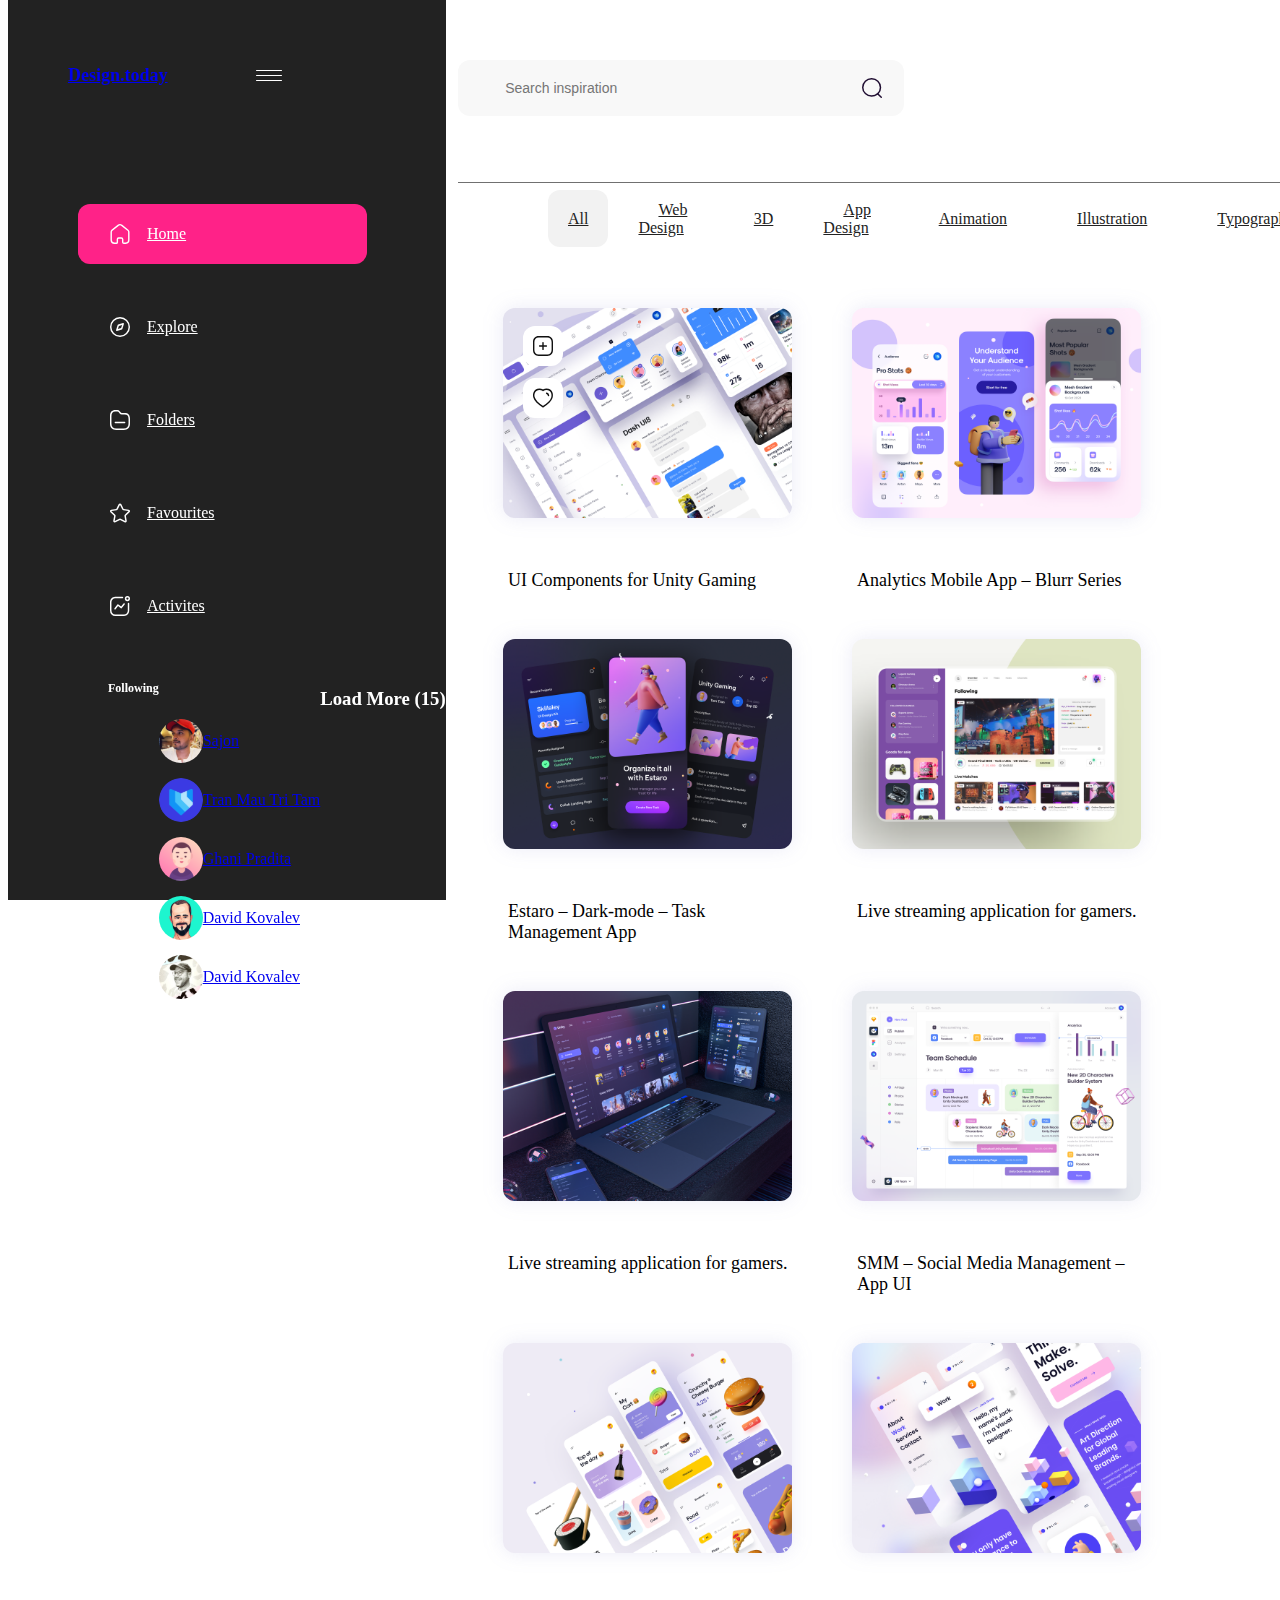
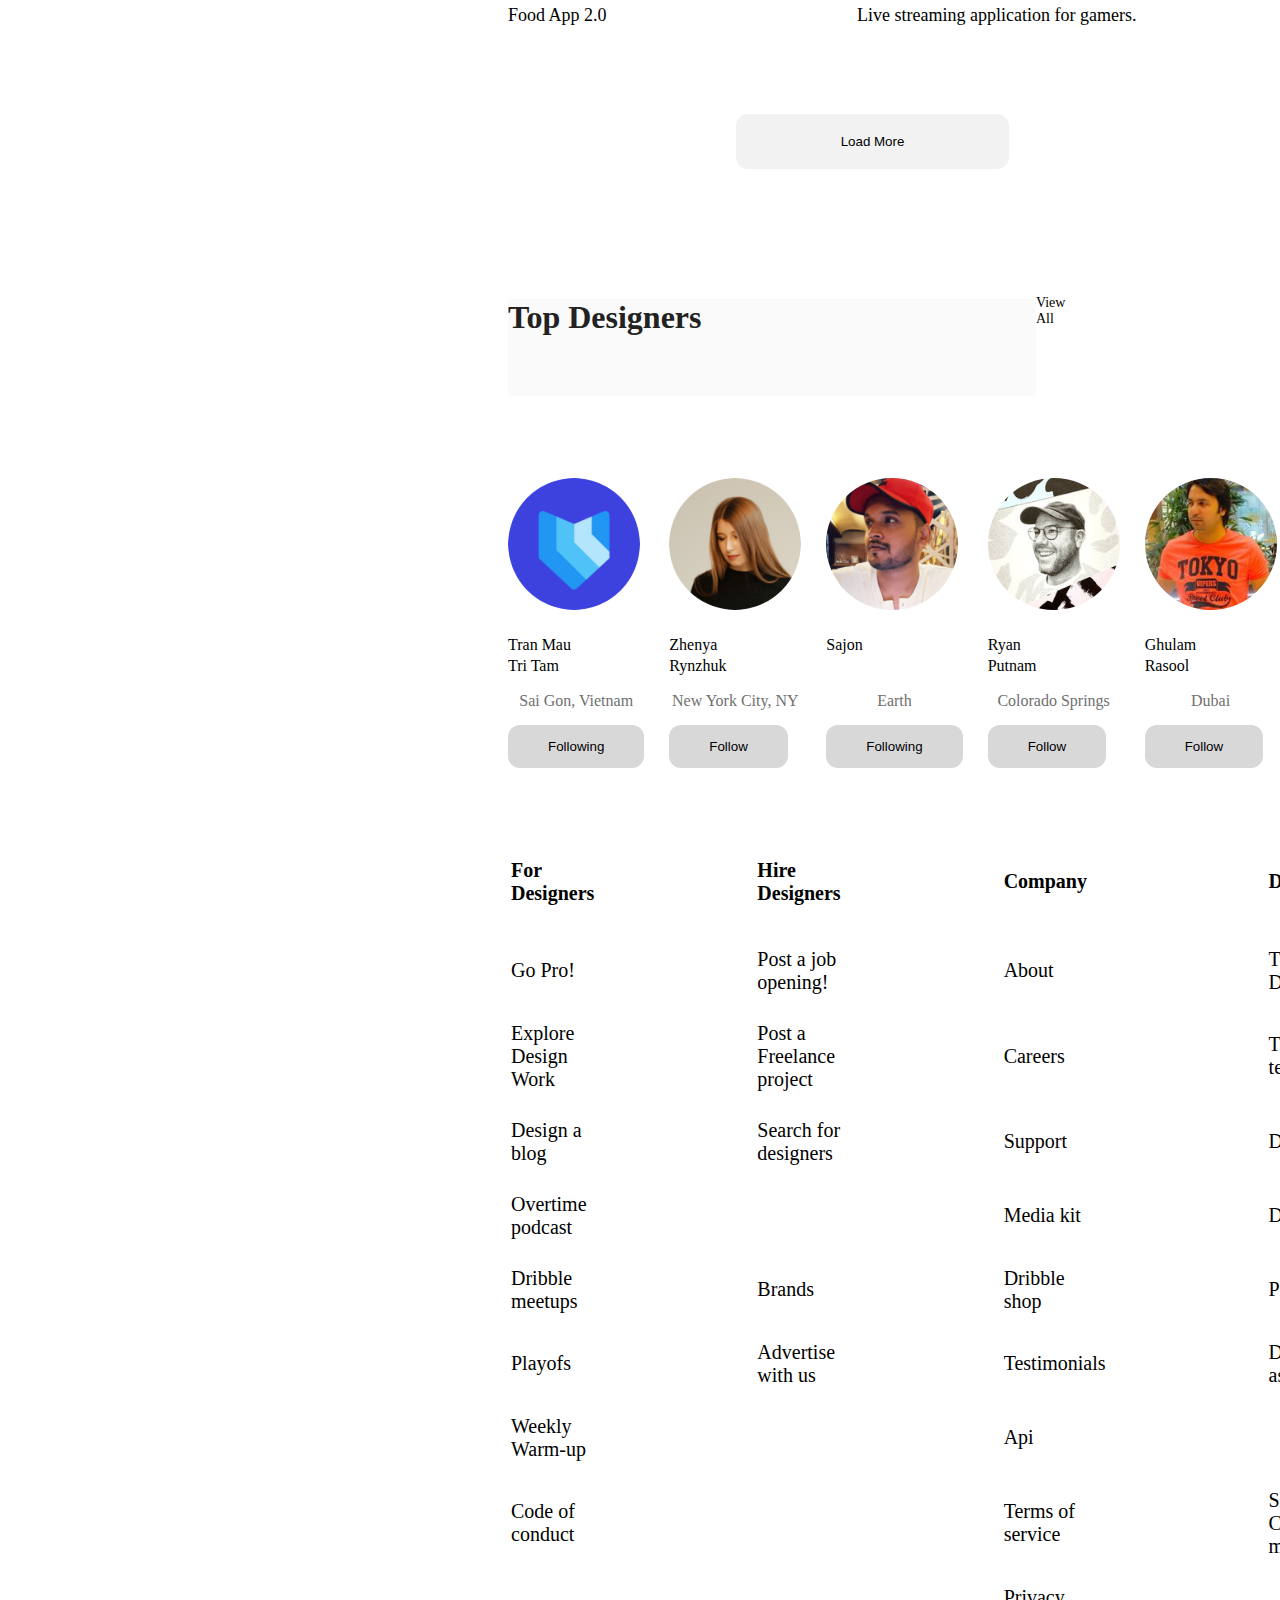
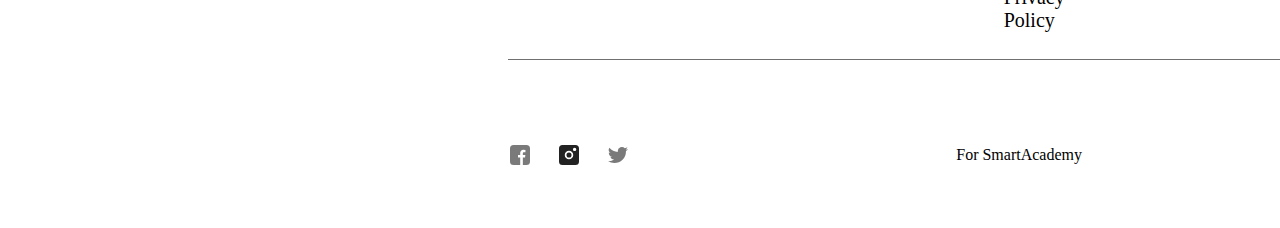
<file: index.html>
<!DOCTYPE html>
<html>
<head>
    <link rel="stylesheet" type="text/css" href="css/style.css">
    <title>მთავარი გვერდი</title>
</head>
<body>
    <header >
<div class="header1">
      <div class="text" >
          <a href="index.html">
              <h2><span class="bold1">Design</span>.today</h2>
          </a>
          <img src="images/Group 7.svg" class="distance">
      </div>
      <nav class="nav1">
          <ul>
              <li class="back">
                  <img src="images/Component 5 – 2.svg">
                  <a href="index.html">
                      Home
                  </a>
              </li>
              <li>
                  <img src="images/compass.svg">
                  <a href="#">
                      Explore
                  </a>
              </li>
              <li>
                  <img src="images/Component 4 – 2.svg">
                  <a href="#">
                      Folders
                  </a>  
              </li>
              <li>
                  <img src="images/Component 8 – 2.svg">
                  <a href="#">
                      Favourites
                  </a>
              </li>
              <li>
                  <img src="images/Component 1 – 2.svg">
                  <a href="#">
                      Activites
                  </a>
              </li>
          </ul>
      </nav>
        <ul class="follow">
          <h3 class="text">Following</h3>
          <div class="profile">
              <li>
                  <img src="images/Rectangle 40.svg">
                  <a href="#">
                  Sajon
                  </a>
              </li>
              <li>
                  <img src="images/Rectangle 41.svg">
                  <a href="#">
                  Tran Mau Tri Tam 
                  </a>
              </li>
              <li>
                  <img src="images/Rectangle 42.svg">
                  <a href="#">Ghani Pradita</a>
              </li>
              <li>
                  <img src="images/Rectangle 43.svg">
                  <a href="#">David Kovalev</a>
              </li>
              <li>
                  <img src="images/Rectangle 44.svg">
                  <a href="#">David Kovalev</a>
              </li>
          </div>
          <h3 class="ul-text">Load More (15)</h3>
      </ul>
    </div>
        <div class="container">
        <div class="search">
            <input type="text" placeholder="Search inspiration" class="insearch">
            <img src="images/Component 9 – 2.svg" alt="search" class="search-icon">
        </div>
        <ul class="nav2">
            <li>
                <a href="#">
                    Go Pro!
                </a>
            </li>
            <li>
                <a href="#">
                    <div class="messages">
                        <img src="images/Component 11 – 2.svg">
                        <img src="images/Path 15.svg" alt="dot" class="dot">
                    </div>
                </a>
            </li>
            <li>
                <a href="#">
                    <div class="notification">
                        <img src="images/Notification.svg">
                        <img src="images/Path 15.svg" alt="dot" class="dot1">
                    </div>
                </a>
            </li>
            <li>
                <a href="profile.html">
                    <img src="images/Group 33.svg">
                </a>
            </li>
            <li>
                <button class="up">
                    UPLOAD
                </button>
            </li>
        </ul>
    </div>
    </header>
    <div class="category-container">
        <ul class="category">
            <li ><a href="#" class="active-li">All</a></li>
            <li><a href="#">Web Design</a></li>
            <li><a href="#">3D</a></li>
            <li><a href="#">App Design</a></li>
            <li><a href="#">Animation</a></li>
            <li><a href="#">Illustration</a></li>
            <li><a href="#">Typography</a></li>
                <li class="filter">
                    <div class="filter-div">
                        <img src="images/Group 18.svg" alt="filters" class="filter-image">
                        <p class="filter-text">Filters</p>
   </div></li></ul></div>
        <section class="sect-container">
        <div class="image-wrapper">
            <div class="image1">
                <div class="image1-ext">
                    <img src="images/Component 10 – 1.svg" alt="" class="add">
                    <img src="images/Component 6 – 2.svg" alt="" class="fav">
                    <img src="images/Rectangle 45.png" alt="image1"> 
                </div>
                <p>UI Components for Unity Gaming</p>
            </div>
            <div class="image1">
                <img src="images/Rectangle 46.png" alt="image1">
                <p>Analytics Mobile App – Blurr Series</p>
            </div>
            <div class="image1">
                <img src="images/Rectangle 47.png" alt="image1">
                <p>Estaro – Dark-mode – Task Management App</p>
            </div>
            <div class="image1">
                <img src="images/Rectangle 48.png" alt="image1">
                <p>Live streaming application for gamers.</p>
            </div>
            <div class="image1">
                <img src="images/Rectangle 49.png" alt="image1">
                <p>Live streaming application for gamers.</p>
            </div>
            <div class="image1">
                <img src="images/Rectangle 50.png" alt="image1">
                <p>SMM – Social Media Management – App UI</p>
            </div>
            <div class="image1">
                <img src="images/Rectangle 51.png" alt="image1">
                <p>Food App 2.0 </p>
            </div>
            <div class="image1">
                <img src="images/Rectangle 52.png" alt="image1">
                <p>Live streaming application for gamers.</p>
            </div>
        </div>
        <div class="button">
            <button class="btn-1">
                Load More
            </button>
        </div>
    </section>
     <section class="designers">
        <div class="designers-wrapper">
            <div class="text-wrap">
                <h2 class="designers-text">Top Designers</h2>
                <p>View All</p>
            </div>
            <div class="persons">
                <div class="person1">
                    <img src="images/Rectangle 65.png">
                    <p class="person-p">Tran Mau
                    Tri Tam </p>
                    <p>Sai Gon, Vietnam</p>
                    <button class="fl">Following</button>
                </div>
                <div class="person1">
                    <img src="images/Rectangle 66.png">
                    <p class="person-p">Zhenya Rynzhuk</p>
                    <p>New York City, NY</p>
                    <button class="fl">Follow</button>
                </div>
                <div class="person1">
                    <img src="images/Rectangle 67.png">
                    <p class="person-p">Sajon</p>
                    <p>Earth</p>
                    <button class="fl">Following</button>
                </div>
                <div class="person1">
                    <img src="images/Rectangle 68.png">
                    <p class="person-p">Ryan Putnam</p>
                    <p>Colorado Springs</p>
                    <button class="fl">Follow</button>
                </div>
                <div class="person1">
                    <img src="images/Rectangle 69.png">
                    <p class="person-p">Ghulam Rasool</p>
                    <p>Dubai</p>
                    <button class="fl">Follow</button>
                </div>
                <div class="person1">
                    <img src="images/Rectangle 70.png">
                    <p class="person-p">Ghani Pradita</p>
                    <p>Yogyakarta, Indonesia</p>
                    <button class="fl">Follow</button>
                </div>
                <div class="person1">
                    <img src="images/Rectangle 71.png">
                    <p class="person-p">David Kovalev</p>
                    <p>Sarasota, FL</p>
                    <button class="fl">Follow</button>
                </div>
                <div class="person1">
                    <img src="images/Rectangle 72.png">
                    <p class="person-p">Dmitry Lauretsky</p>
                    <p>Omsk, Russia</p>
                    <button class="fl1">Follow</button>
                </div>
            </div>
        </div>
    </section>
    <footer>
        <div class="list-container">
            <table>
                <tr>
                    <th>For Designers</th>
                    <th>Hire Designers</th>
                    <th>Company</th>
                    <th>Dictionaries</th>
                </tr>
                <tr>
                    <td>Go Pro!</td>
                    <td>Post a job opening!</td>
                    <td>About</td>
                    <td>Top Designers</td>
                </tr>
                <tr>
                    <td>Explore Design Work</td>
                    <td>Post a Freelance project</td>
                    <td>Careers</td>
                    <td>Top Design teams</td>
                </tr>
                <tr>
                    <td>Design a blog</td>
                    <td>Search for designers</td>
                    <td>Support</td>
                    <td>Deisgn jobs</td>
                </tr>
                <tr>
                    <td>Overtime podcast</td>
                    <td></td>
                    <td>Media kit</td>
                    <td>Deisgn jobs</td>
                </tr>
                <tr>
                    <td>Dribble meetups</td>
                    <td>Brands</td>
                    <td>Dribble shop</td>
                    <td>Places</td>
                </tr>
                <tr>
                    <td>Playofs</td>
                    <td>Advertise with us </td>
                    <td>Testimonials</td>
                    <td>Deisgn assests</td>
                </tr>
                <tr>
                    <td>Weekly Warm-up</td>
                    <td></td>
                    <td>Api</td>
                    <td></td>
                </tr>
                <tr>
                    <td>Code of conduct</td>
                    <td></td>
                    <td>Terms of service</td>
                    <td>Shop Creative market</td>
                </tr>
                <tr>
                    <td></td>
                    <td></td>
                    <td>Privacy Policy</td>
                    <td></td>
                </tr>
            </table>
        </div>
        <div class="icons">
            <img src="images/Component 12 – 2.svg" alt="" class="fb"> 
            <img src="images/Component 13 – 2.svg" alt="" class="inst">
            <img src="images/Component 14 – 2.svg" alt="" class="tw">
            <div class="logo-wrapper">
                <p class="logo">For <span class="bold">SmartAcademy</span></p>
            </div>
        </div>
    </footer>
</body>
</html
</file>
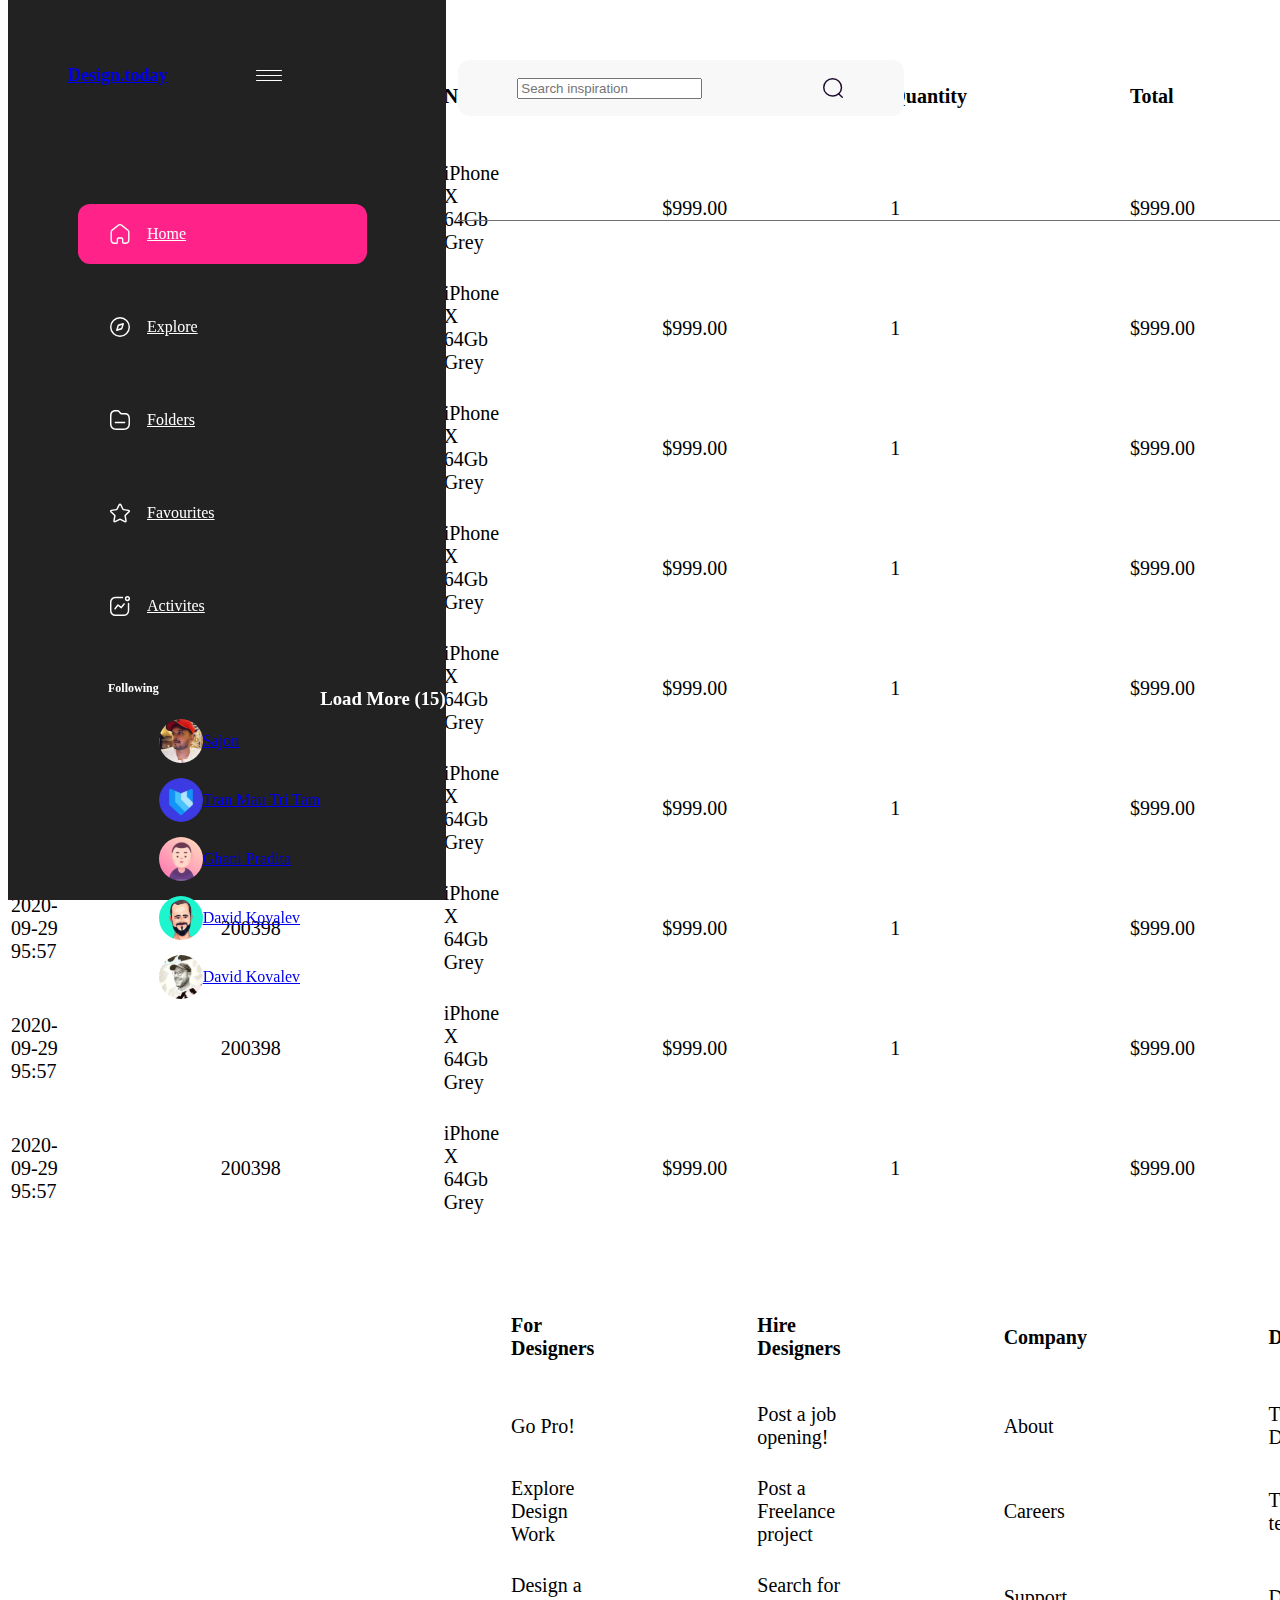
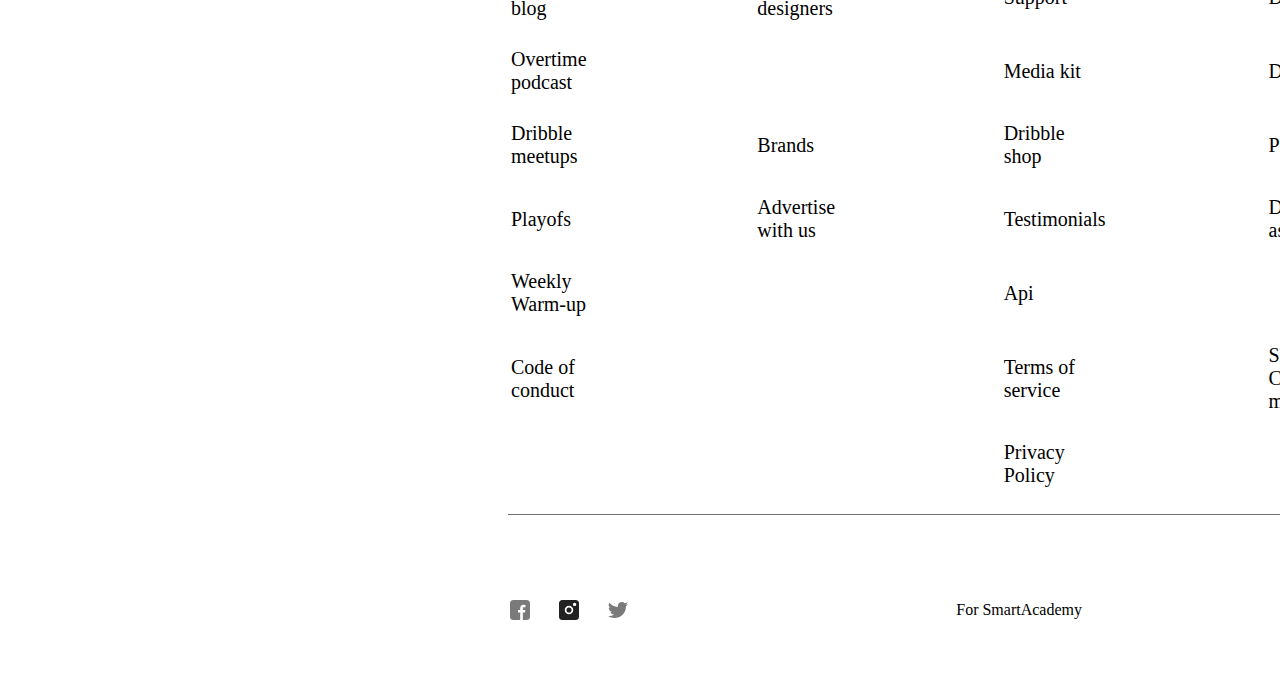
<file: home.html>
<!DOCTYPE HTML>
<html>
  <head>
    <link rel="stylesheet" type="text/css" href="css/style.css">
    <title></title>
  </head>
  <body>
    <header >
      <div class="header1">
      <div class="text" >
          <a href="index.html">
              <h2><span class="bold1">Design</span>.today</h2>
          </a>
          <img src="images/Group 7.svg" class="distance">
      </div>
      <nav class="nav1">
          <ul>
              <li class="back">
                  <img src="images/Component 5 – 2.svg">
                  <a href="index.html">
                      Home
                  </a>
              </li>
              <li>
                  <img src="images/compass.svg">
                  <a href="#">
                      Explore
                  </a>
              </li>
              <li>
                  <img src="images/Component 4 – 2.svg">
                  <a href="#">
                      Folders
                  </a>
              </li>
              <li>
                  <img src="images/Component 8 – 2.svg">
                  <a href="#">
                      Favourites
                  </a>
              </li>
              <li>
                  <img src="images/Component 1 – 2.svg">
                  <a href="#">
                      Activites
                  </a>
              </li>
          </ul>
      </nav>
      <ul class="follow">
          <h3 class="text">Following</h3>
          <div class="profile">
              <li>
                  <img src="images/Rectangle 40.svg">
                  <a href="#">
                  Sajon
                  </a>
              </li>
              <li>
                  <img src="images/Rectangle 41.svg">
                  <a href="#">
                  Tran Mau Tri Tam 
                  </a>
              </li>
              <li>
                  <img src="images/Rectangle 42.svg">
                  <a href="#">Ghani Pradita</a>
              </li>
              <li>
                  <img src="images/Rectangle 43.svg">
                  <a href="#">David Kovalev</a>
              </li>
              <li>
                  <img src="images/Rectangle 44.svg">
                  <a href="#">David Kovalev</a>
              </li>
          </div>
          <h3 class="ul-text">Load More (15)</h3>
      </ul>
  </div>
  <div class="container">
      <div class="search">
          <input type="text" placeholder="Search inspiration" class="search-input">
          <img src="images/Component 9 – 2.svg" alt="search" class="search-icon">
      </div>
      <ul class="nav2">
          <li>
              <a href="#">
                  Go Pro!
              </a>
          </li>
          <li>
              <a href="#">
                  <div class="messages">
                      <img src="images/Component 11 – 2.svg" alt="messages">
                      <img src="images/Path 15.svg" alt="dot" class="dot">
                  </div>
              </a>
          </li>
          <li>
              <a href="#">
                  <div class="notification">
                      <img src="images/Notification.svg" alt="Notification">
                      <img src="images/Path 15.svg" alt="dot" class="dot1">
                  </div>
              </a>
          </li>
          <li>
              <a href="profile.html">
                  <img src="images/Group 79.svg" alt="profile icon" class="profile">
              </a>
          </li>
          <li>
              <button class="up">
                  UPLOAD
              </button>
          </li>
      </ul>
  </div>
  </header>
  <div class="table-container">
    <table>
      <tr>
        <th class="column1">Date</th>
        <th class="column2">Order ID</th>
        <th class="column3">Name</th>
        <th class="column4">Price</th>
        <th class="column5">Quantity</th>
        <th class="column6">Total</th>
      </tr>
      <tr>
        <td class="column1">2020-09-29 95:57</td>
        <td class="column2">200398</td>
        <td class="column3">iPhone X 64Gb Grey</td>
        <td class="column4">$999.00</td>
        <td class="column5">1</td>
        <td class="column6">$999.00</td>
      </tr>
      <tr>
        <td class="column1">2020-09-29 95:57</td>
        <td class="column2">200398</td>
        <td class="column3">iPhone X 64Gb Grey</td>
        <td class="column4">$999.00</td>
        <td class="column5">1</td>
        <td class="column6">$999.00</td>
      </tr>
      <tr>
        <td class="column1">2020-09-29 95:57</td>
        <td class="column2">200398</td>
        <td class="column3">iPhone X 64Gb Grey</td>
        <td class="column4">$999.00</td>
        <td class="column5">1</td>
        <td class="column6">$999.00</td>
      </tr>
      <tr>
        <td class="column1">2020-09-29 95:57</td>
        <td class="column2">200398</td>
        <td class="column3">iPhone X 64Gb Grey</td>
        <td class="column4">$999.00</td>
        <td class="column5">1</td>
        <td class="column6">$999.00</td>
      </tr>
      <tr>
        <td class="column1">2020-09-29 95:57</td>
        <td class="column2">200398</td>
        <td class="column3">iPhone X 64Gb Grey</td>
        <td class="column4">$999.00</td>
        <td class="column5">1</td>
        <td class="column6">$999.00</td>
      </tr>
      <tr>
        <td class="column1">2020-09-29 95:57</td>
        <td class="column2">200398</td>
        <td class="column3">iPhone X 64Gb Grey</td>
        <td class="column4">$999.00</td>
        <td class="column5">1</td>
        <td class="column6">$999.00</td>
      </tr>
      <tr class="pink">
        <td class="column1">2020-09-29 95:57</td>
        <td class="column2">200398</td>
        <td class="column3">iPhone X 64Gb Grey</td>
        <td class="column4">$999.00</td>
        <td class="column5">1</td>
        <td class="column6">$999.00</td>
      </tr>
      <tr>
        <td class="column1">2020-09-29 95:57</td>
        <td class="column2">200398</td>
        <td class="column3">iPhone X 64Gb Grey</td>
        <td class="column4">$999.00</td>
        <td class="column5">1</td>
        <td class="column6">$999.00</td>
      </tr>
      <tr>
        <td class="column1">2020-09-29 95:57</td>
        <td class="column2">200398</td>
        <td class="column3">iPhone X 64Gb Grey</td>
        <td class="column4">$999.00</td>
        <td class="column5">1</td>
        <td class="column6">$999.00</td>
      </tr>
    </table>
  </div>
  <footer>
    <div class="list-container">
        <table>
            <tr>
                <th>For Designers</th>
                <th>Hire Designers</th>
                <th>Company</th>
                <th>Dictionaries</th>
            </tr>
            <tr>
                <td>Go Pro!</td>
                <td>Post a job opening!</td>
                <td>About</td>
                <td>Top Designers</td>
            </tr>
            <tr>
                <td>Explore Design Work</td>
                <td>Post a Freelance project</td>
                <td>Careers</td>
                <td>Top Design teams</td>
            </tr>
            <tr>
                <td>Design a blog</td>
                <td>Search for designers</td>
                <td>Support</td>
                <td>Deisgn jobs</td>
            </tr>
            <tr>
                <td>Overtime podcast</td>
                <td></td>
                <td>Media kit</td>
                <td>Deisgn jobs</td>
            </tr>
            <tr>
                <td>Dribble meetups</td>
                <td>Brands</td>
                <td>Dribble shop</td>
                <td>Places</td>
            </tr>
            <tr>
                <td>Playofs</td>
                <td>Advertise with us </td>
                <td>Testimonials</td>
                <td>Deisgn assests</td>
            </tr>
            <tr>
                <td>Weekly Warm-up</td>
                <td></td>
                <td>Api</td>
                <td></td>
            </tr>
            <tr>
                <td>Code of conduct</td>
                <td></td>
                <td>Terms of service</td>
                <td>Shop Creative market</td>
            </tr>
            <tr>
                <td></td>
                <td></td>
                <td>Privacy Policy</td>
                <td></td>
            </tr>
        </table>
    </div>
    <div class="icons">
        <img src="images/Component 12 – 2.svg" alt="" class="fb"> 
        <img src="images/Component 13 – 2.svg" alt="" class="inst">
        <img src="images/Component 14 – 2.svg" alt="" class="tw">
        <div class="logo-wrapper">
            <p class="logo">For <span class="bold">SmartAcademy</span></p>
        </div>
    </div>
</footer>
  </body>
</html>
</file>
<file: css/style.css>
header {	
	background-color: #222222;
	height: 100%;
	position: fixed;
	top: 0;
}
.header1{
	margin-left:30px;
	margin-top: 50px;
}

.text{ 
	display: flex;	
	font-size:24px;
	color: #FFFFFF;
	margin-bottom: 103px;
}

.distance{
	margin-left:88px;
	margin-right: 30px;
}

.nav1 ul li {
	margin-bottom: 33px;
	width: 259px;
	height: 60px;
	display: flex;
	align-items: center;
	padding-left: 30px;
}

.nav1 ul li a {
	margin-left: 15px;
	color: #FFFFFF;
}

.nav1 ul li:hover{
background-color:#FF2288;
border-radius: 12px;
}
.back{
	background-color:#FF2288;
	border-radius: 12px;
}
.follow{
	display: flex;
	flex-grow: column;
	color: #FFFFFF;
}
.profile{
	margin-top: 50px;
	margin-bottom: 20px;
}
.follow li{
	display: flex;
	align-items: center;
	margin-bottom: 15px;
}
.folow li a{
	margin-left: 20px;
	color: #FFFFFF;
}
.text{
	font-size: 12px;
	margin-left: 30px;
}
.container {
	position: absolute;
	top: 60px;
	left: 450px;
	display: flex;
	padding-bottom: 30px;
	border-bottom: 0.5px solid #707070;
	width:1600px;
}
.insearch {
	background: transparent;
	border: none;
	font-size: 14px;
	height: 100%;
	width: 70%;
	margin-left: 25px;
}
.search{
	width:446px;
	height: 56px;
	display: flex;
	align-items: center;
	justify-content: space-around;
	background-color: #F8F8F8;
	border-radius: 12px;
}
.nav2{
	display: flex;
	align-items: center;
	margin-left: 650px;
}
.nav2 a{
	font-size: 14px;
	color:#FF2288;
}
}
.profile {
	padding: 15px;
	border:2px solid #E7E7E7;
	border-radius: 28px;
}
.up {
	padding: 20px 35px;
	background: #FF2288;
	border:none;
	border-radius: 12px;
	color: white;
	cursor: pointer;
}
.category-container {
	margin-left: 500px;
	margin-top: 160px;
	display:flex;	
}

.category{
	display: flex;
	flex-direction: row;
	align-items: center;
	 list-style-type: none; 	
}
.category li {
	margin-right: 30px;
}
.category li a {
	font-family: 'Metropolis Semi';
	color: #222222;
	font-size: 16px;
	padding: 20px;	
}
.category li a:hover {
	background:#F2F2F2;
	border-radius:12px;
}
.active-li { 
	background:#F2F2F2;
	border-radius:12px;
}
.filter {
	margin-left:330px;
	background:#F2F2F2;
	border-radius:12px;
}
.filter-div{
	display: flex;
	align-items: center;
	font-size: 16px;
	padding: 18px;
	cursor: pointer;
}
.filter-image {
	margin-left:20px;
}
.filter-text{ 
	margin-left: 15px;
	margin-right: 25px;
}
.sect-container {
	margin-left: 465px;
} 
.image-wrapper { 
	display: flex;
	flex-wrap: wrap;
}
.image1-ext{
	position: relative;
}
.add {
    position: absolute;
	top:48px;
	left: 50px;
	padding: 8px;
	background-color: white;
	border-radius: 12px;
	cursor: pointer;
}
.fav {
	position: absolute;
	top:100px;
	left: 50px;
	padding: 8px;
	background-color: white;
	border-radius: 12px;
	cursor: pointer;
}
.image1 > p {
	font-size:18px;
	width: 289px;
	margin-left:35px;
}	
.button {
	display: flex;
	justify-content: center;
	max-width: 1228px;
	width: 100%;
}
.btn-1 {
	margin-top:70px;
	padding:20px 105px;
	border: none;
	cursor: pointer;
	background: #F2F2F2;
	border-radius: 12px;
}
.messages{
	position: relative;
}
.notification{
	position: relative;
}
.dot {
	position: absolute;
	left: 15px;
}
.dot1 {
	position: absolute;
	left: 10px;
	top:-1px;
}
.designers-text {
	margin-top: 100px;
	width:100%;
	height: 100%;
	background-color: #FAFAFA;
	padding-bottom:60px;
}
.designers-wrapper {
	margin-left: 500px;
	padding-right: 190px;
	padding-top: 30px;
}
.designers-text {
	font-size: 32px;
	color: #222222;
}
.designers-text + p {
	font-size: 14px;
	cursor: pointer;
}
.text-wrap{
	padding-bottom: 55px;
	display: flex;
	align-items: center;
	justify-content: space-between;
}
.persons {
	display: flex;
}
.persons > div {
	margin-right: 25px;
}
.person-p{
	text-align: left;
	margin-top: 20px;
	font-size: 16px;
	width: 80px;
	line-height: 21px;
	height: 42px;
}
.person-p+p {
	color: #707070;
	text-align: center;
	margin-top: 10px;
	margin-bottom: 15px;
}

.fl {
	padding: 14px 40px;
	background-color: #D8D8D8;
	border: none;
	border-radius: 12px;
	cursor: pointer;
}
.list-container {
	margin-left: 500px;
	margin-bottom: 70px;
	border-bottom: 1px solid #707070;
	width: 70%;
}
table {
margin-top: 70px;
}
th , td{
	text-align: left;
	padding-right:160px;
	font-size: 20px;
}
th {
	padding-bottom: 40px;
}
td{
	padding-bottom: 25px;
}
.icons {
	margin-left: 500px;
	display: flex;
	align-items: center;
	padding-bottom: 40px;
	
}
.inst, .fb, .tw {
	margin-right: 25px;
}
.logo-wrapper {
	width: 100%;
	display: flex;
	justify-content: flex-end;
	padding-right: 190px;
}
.logo {
	font-size: 16px;
}
</file>
